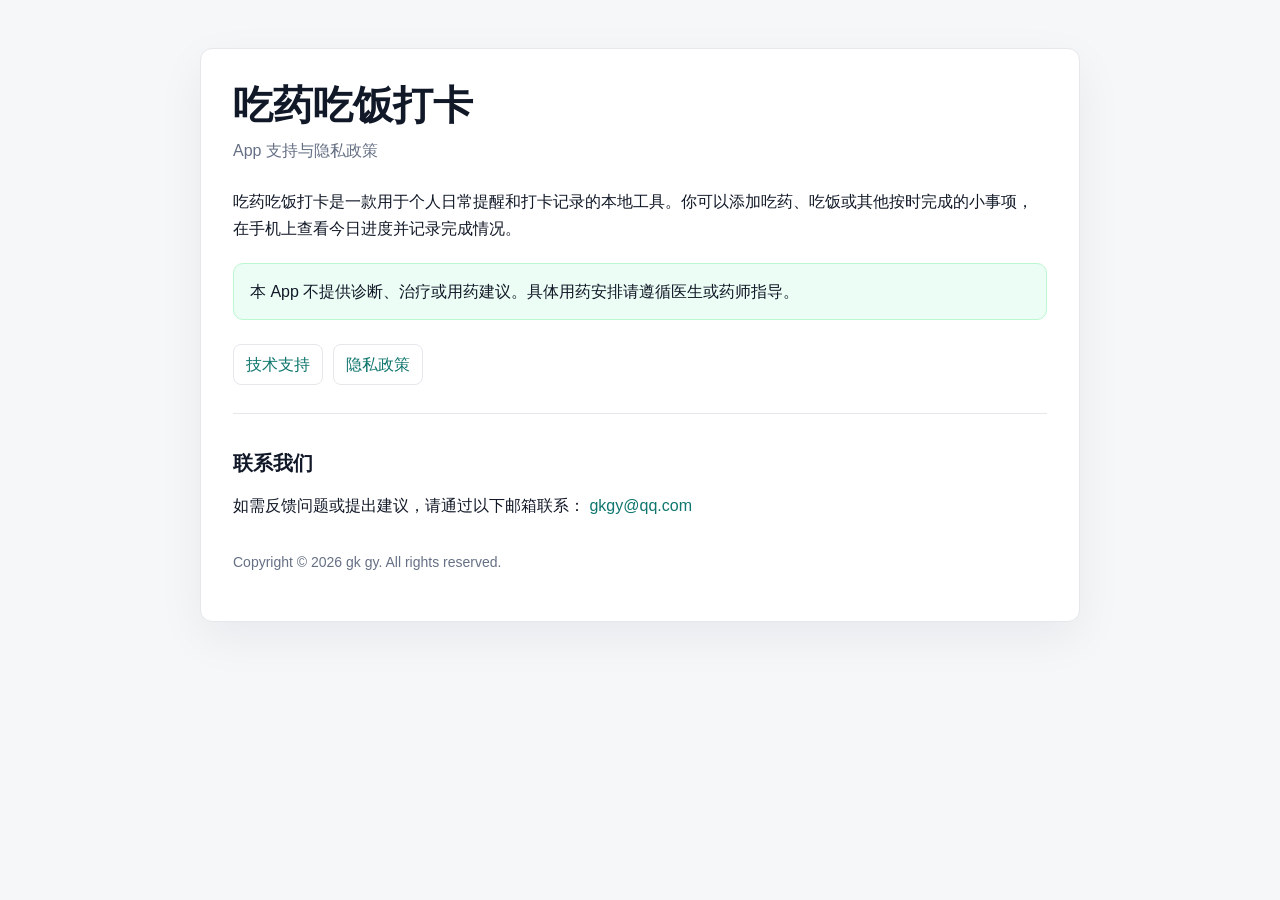
<file: index.html>
<!doctype html>
<html lang="zh-CN">
<head>
  <meta charset="utf-8">
  <meta name="viewport" content="width=device-width, initial-scale=1">
  <title>吃药吃饭打卡 - 支持与隐私</title>
  <link rel="stylesheet" href="./styles.css">
</head>
<body>
  <main>
    <h1>吃药吃饭打卡</h1>
    <p class="meta">App 支持与隐私政策</p>

    <p>
      吃药吃饭打卡是一款用于个人日常提醒和打卡记录的本地工具。你可以添加吃药、吃饭或其他按时完成的小事项，在手机上查看今日进度并记录完成情况。
    </p>

    <div class="notice">
      本 App 不提供诊断、治疗或用药建议。具体用药安排请遵循医生或药师指导。
    </div>

    <nav aria-label="页面导航">
      <a href="./support.html">技术支持</a>
      <a href="./privacy.html">隐私政策</a>
    </nav>

    <div class="divider"></div>

    <h2>联系我们</h2>
    <p>
      如需反馈问题或提出建议，请通过以下邮箱联系：
      <a href="mailto:gkgy@qq.com">gkgy@qq.com</a>
    </p>

    <p class="footer">Copyright © 2026 gk gy. All rights reserved.</p>
  </main>
</body>
</html>
</file>
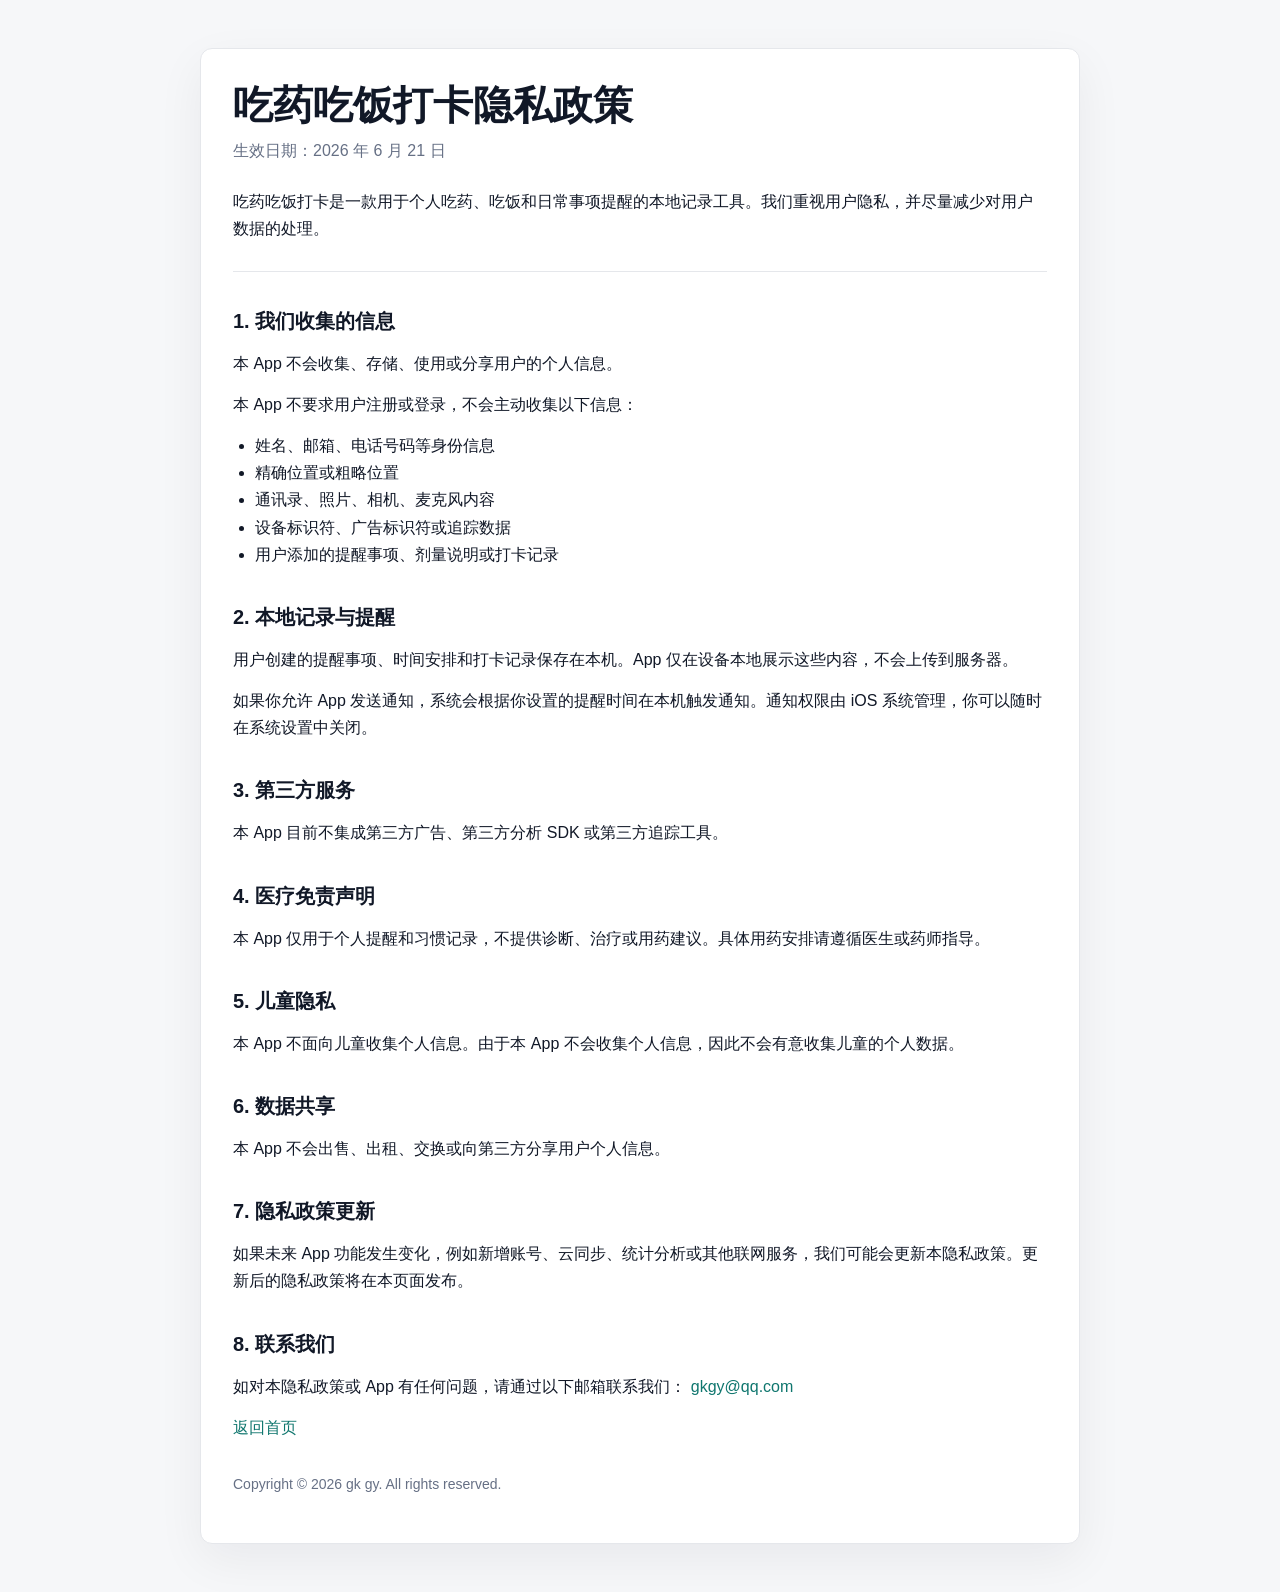
<file: privacy.html>
<!doctype html>
<html lang="zh-CN">
<head>
  <meta charset="utf-8">
  <meta name="viewport" content="width=device-width, initial-scale=1">
  <title>吃药吃饭打卡 - 隐私政策</title>
  <link rel="stylesheet" href="./styles.css">
</head>
<body>
  <main>
    <h1>吃药吃饭打卡隐私政策</h1>
    <p class="meta">生效日期：2026 年 6 月 21 日</p>

    <p>
      吃药吃饭打卡是一款用于个人吃药、吃饭和日常事项提醒的本地记录工具。我们重视用户隐私，并尽量减少对用户数据的处理。
    </p>

    <div class="divider"></div>

    <h2>1. 我们收集的信息</h2>
    <p>本 App 不会收集、存储、使用或分享用户的个人信息。</p>
    <p>本 App 不要求用户注册或登录，不会主动收集以下信息：</p>
    <ul>
      <li>姓名、邮箱、电话号码等身份信息</li>
      <li>精确位置或粗略位置</li>
      <li>通讯录、照片、相机、麦克风内容</li>
      <li>设备标识符、广告标识符或追踪数据</li>
      <li>用户添加的提醒事项、剂量说明或打卡记录</li>
    </ul>

    <h2>2. 本地记录与提醒</h2>
    <p>
      用户创建的提醒事项、时间安排和打卡记录保存在本机。App 仅在设备本地展示这些内容，不会上传到服务器。
    </p>
    <p>
      如果你允许 App 发送通知，系统会根据你设置的提醒时间在本机触发通知。通知权限由 iOS 系统管理，你可以随时在系统设置中关闭。
    </p>

    <h2>3. 第三方服务</h2>
    <p>
      本 App 目前不集成第三方广告、第三方分析 SDK 或第三方追踪工具。
    </p>

    <h2>4. 医疗免责声明</h2>
    <p>
      本 App 仅用于个人提醒和习惯记录，不提供诊断、治疗或用药建议。具体用药安排请遵循医生或药师指导。
    </p>

    <h2>5. 儿童隐私</h2>
    <p>
      本 App 不面向儿童收集个人信息。由于本 App 不会收集个人信息，因此不会有意收集儿童的个人数据。
    </p>

    <h2>6. 数据共享</h2>
    <p>
      本 App 不会出售、出租、交换或向第三方分享用户个人信息。
    </p>

    <h2>7. 隐私政策更新</h2>
    <p>
      如果未来 App 功能发生变化，例如新增账号、云同步、统计分析或其他联网服务，我们可能会更新本隐私政策。更新后的隐私政策将在本页面发布。
    </p>

    <h2>8. 联系我们</h2>
    <p>
      如对本隐私政策或 App 有任何问题，请通过以下邮箱联系我们：
      <a href="mailto:gkgy@qq.com">gkgy@qq.com</a>
    </p>

    <p><a href="./index.html">返回首页</a></p>
    <p class="footer">Copyright © 2026 gk gy. All rights reserved.</p>
  </main>
</body>
</html>
</file>
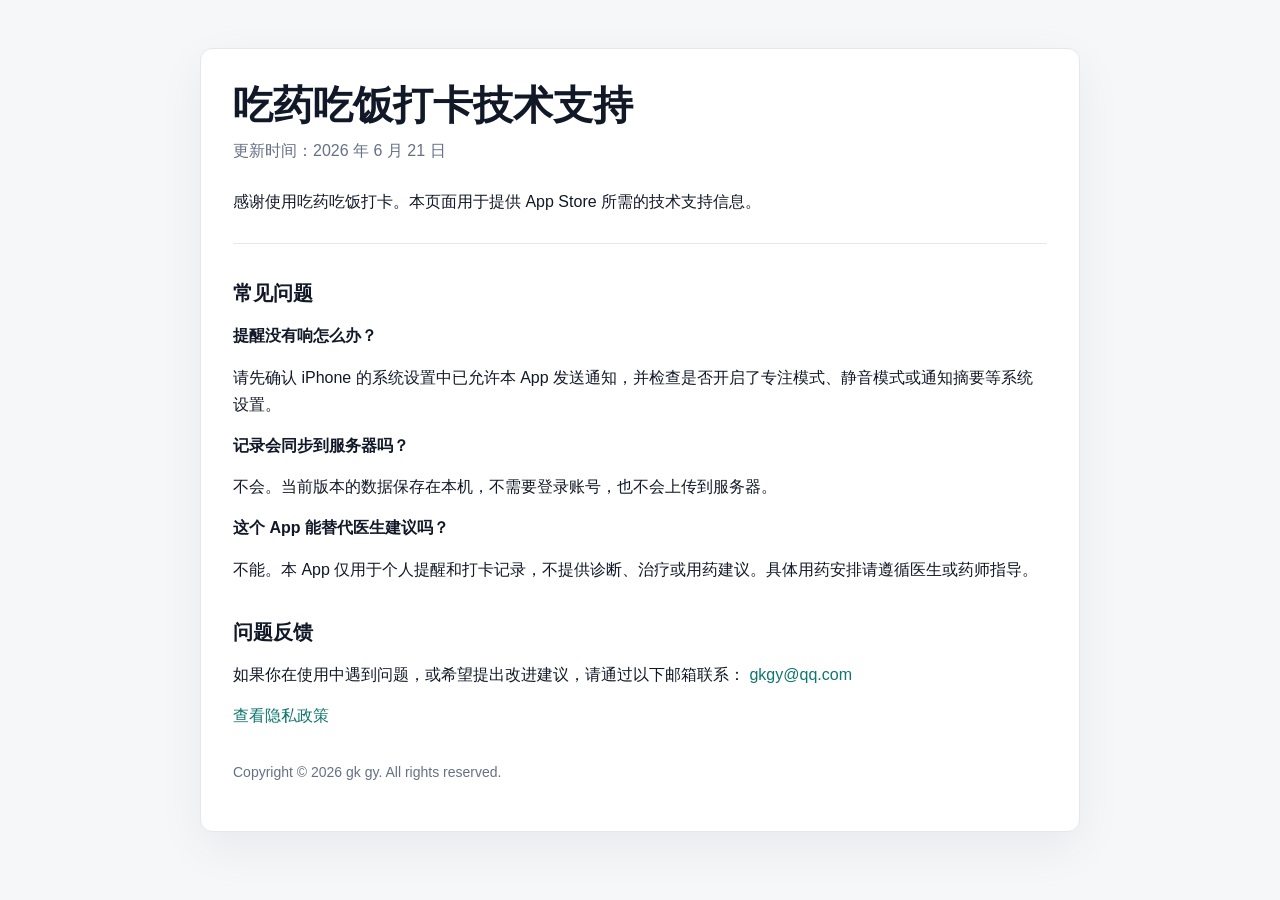
<file: support.html>
<!doctype html>
<html lang="zh-CN">
<head>
  <meta charset="utf-8">
  <meta name="viewport" content="width=device-width, initial-scale=1">
  <title>吃药吃饭打卡 - 技术支持</title>
  <link rel="stylesheet" href="./styles.css">
</head>
<body>
  <main>
    <h1>吃药吃饭打卡技术支持</h1>
    <p class="meta">更新时间：2026 年 6 月 21 日</p>

    <p>
      感谢使用吃药吃饭打卡。本页面用于提供 App Store 所需的技术支持信息。
    </p>

    <div class="divider"></div>

    <h2>常见问题</h2>
    <p><strong>提醒没有响怎么办？</strong></p>
    <p>
      请先确认 iPhone 的系统设置中已允许本 App 发送通知，并检查是否开启了专注模式、静音模式或通知摘要等系统设置。
    </p>

    <p><strong>记录会同步到服务器吗？</strong></p>
    <p>
      不会。当前版本的数据保存在本机，不需要登录账号，也不会上传到服务器。
    </p>

    <p><strong>这个 App 能替代医生建议吗？</strong></p>
    <p>
      不能。本 App 仅用于个人提醒和打卡记录，不提供诊断、治疗或用药建议。具体用药安排请遵循医生或药师指导。
    </p>

    <h2>问题反馈</h2>
    <p>
      如果你在使用中遇到问题，或希望提出改进建议，请通过以下邮箱联系：
      <a href="mailto:gkgy@qq.com">gkgy@qq.com</a>
    </p>

    <p><a href="./privacy.html">查看隐私政策</a></p>
    <p class="footer">Copyright © 2026 gk gy. All rights reserved.</p>
  </main>
</body>
</html>
</file>
<file: styles.css>
:root {
  color-scheme: light;
  --bg: #f6f7f9;
  --card: #ffffff;
  --text: #111827;
  --muted: #667085;
  --line: #e5e7eb;
  --accent: #0f766e;
  --accent-soft: #ecfdf5;
}

* {
  box-sizing: border-box;
}

body {
  margin: 0;
  background: var(--bg);
  color: var(--text);
  font-family: -apple-system, BlinkMacSystemFont, "Segoe UI", sans-serif;
  line-height: 1.7;
}

main {
  width: min(880px, calc(100% - 32px));
  margin: 48px auto;
  background: var(--card);
  border: 1px solid var(--line);
  border-radius: 12px;
  padding: 32px;
  box-shadow: 0 16px 48px rgba(15, 23, 42, 0.06);
}

nav {
  display: flex;
  flex-wrap: wrap;
  gap: 10px;
  margin: 24px 0 6px;
}

nav a {
  display: inline-flex;
  align-items: center;
  min-height: 36px;
  padding: 6px 12px;
  border: 1px solid var(--line);
  border-radius: 8px;
  background: #fff;
}

h1 {
  margin: 0 0 8px;
  font-size: clamp(28px, 4vw, 40px);
  line-height: 1.2;
  letter-spacing: 0;
}

h2 {
  margin: 32px 0 12px;
  font-size: 20px;
  letter-spacing: 0;
}

p {
  margin: 0 0 14px;
}

ul {
  margin: 0 0 14px;
  padding-left: 22px;
}

a {
  color: var(--accent);
  text-decoration: none;
}

a:hover {
  text-decoration: underline;
}

.meta {
  color: var(--muted);
  margin-bottom: 24px;
}

.notice {
  background: var(--accent-soft);
  border: 1px solid #bbf7d0;
  border-radius: 10px;
  padding: 14px 16px;
  margin: 20px 0;
}

.divider {
  height: 1px;
  background: var(--line);
  margin: 28px 0;
}

.footer {
  color: var(--muted);
  font-size: 14px;
  margin-top: 32px;
}
</file>
